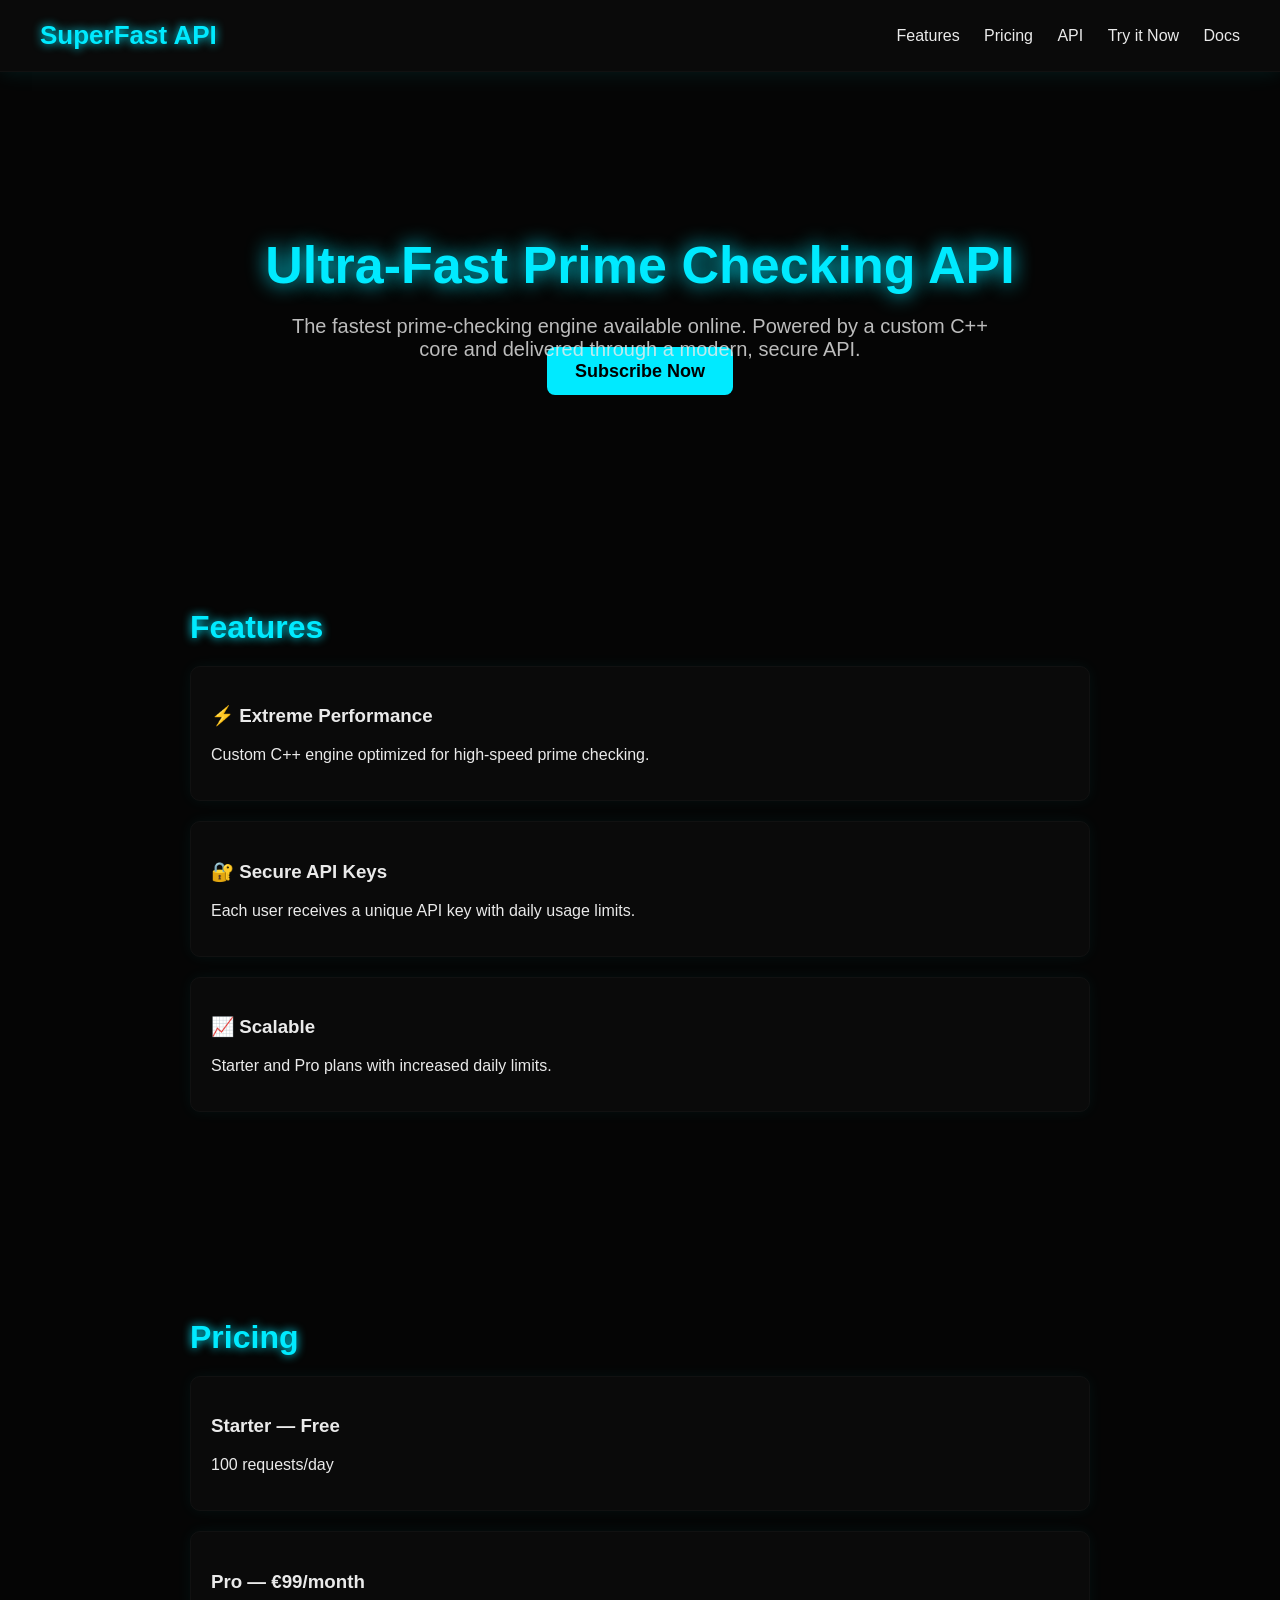
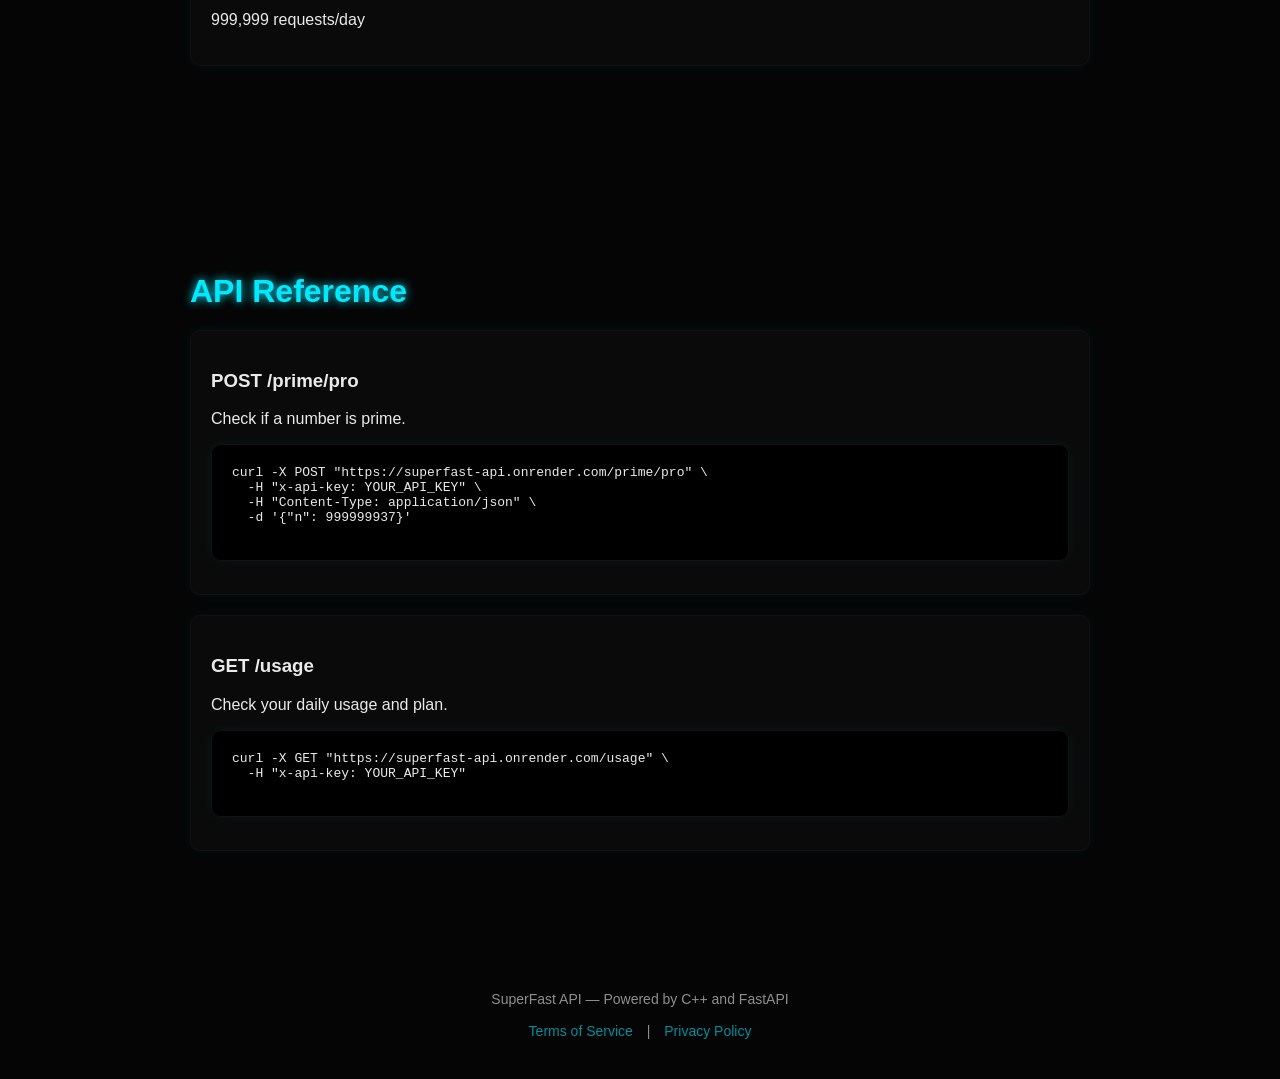
<file: index.html>
<!DOCTYPE html>
<html lang="en">
<head>
    <meta charset="UTF-8">
    <title>SuperFast API — Ultra‑Fast Prime Checking Engine</title>
    <meta name="viewport" content="width=device-width, initial-scale=1">

    <!-- 🔥 Tema Neon Moderno -->
    <link rel="stylesheet" href="style.css">

</head>
<body>

<header>
    <div class="logo">SuperFast API</div>
    <nav>
        <a href="#features">Features</a>
        <a href="#pricing">Pricing</a>
        <a href="#api">API</a>
        <a href="try.html">Try it Now</a>
        <a href="docs.html">Docs</a>
    </nav>
</header>

<section class="hero">
    <h1>Ultra‑Fast Prime Checking API</h1>
    <p>The fastest prime‑checking engine available online. Powered by a custom C++ core and delivered through a modern, secure API.</p>
    <div class="cta">
        <a href="https://buy.stripe.com/fZu5kEgvhfui8kq3NKasg00">Subscribe Now</a>
    </div>
</section>

<section id="features" class="section">
    <h2>Features</h2>
    <div class="card">
        <h3>⚡ Extreme Performance</h3>
        <p>Custom C++ engine optimized for high‑speed prime checking.</p>
    </div>
    <div class="card">
        <h3>🔐 Secure API Keys</h3>
        <p>Each user receives a unique API key with daily usage limits.</p>
    </div>
    <div class="card">
        <h3>📈 Scalable</h3>
        <p>Starter and Pro plans with increased daily limits.</p>
    </div>
</section>

<section id="pricing" class="section">
    <h2>Pricing</h2>
    <div class="card">
        <h3>Starter — Free</h3>
        <p>100 requests/day</p>
    </div>
    <div class="card">
        <h3>Pro — €99/month</h3>
        <p>999,999 requests/day</p>
    </div>
</section>

<section id="api" class="section">
    <h2>API Reference</h2>

    <div class="card">
        <h3>POST /prime/pro</h3>
        <p>Check if a number is prime.</p>
        <pre>
curl -X POST "https://superfast-api.onrender.com/prime/pro" \
  -H "x-api-key: YOUR_API_KEY" \
  -H "Content-Type: application/json" \
  -d '{"n": 999999937}'
        </pre>
    </div>

    <div class="card">
        <h3>GET /usage</h3>
        <p>Check your daily usage and plan.</p>
        <pre>
curl -X GET "https://superfast-api.onrender.com/usage" \
  -H "x-api-key: YOUR_API_KEY"
        </pre>
    </div>
</section>

<footer>
    SuperFast API — Powered by C++ and FastAPI  
    <br><br>
    <a href="terms.html">Terms of Service</a> |
    <a href="privacy.html">Privacy Policy</a>
</footer>

</body>
</html>
</file>
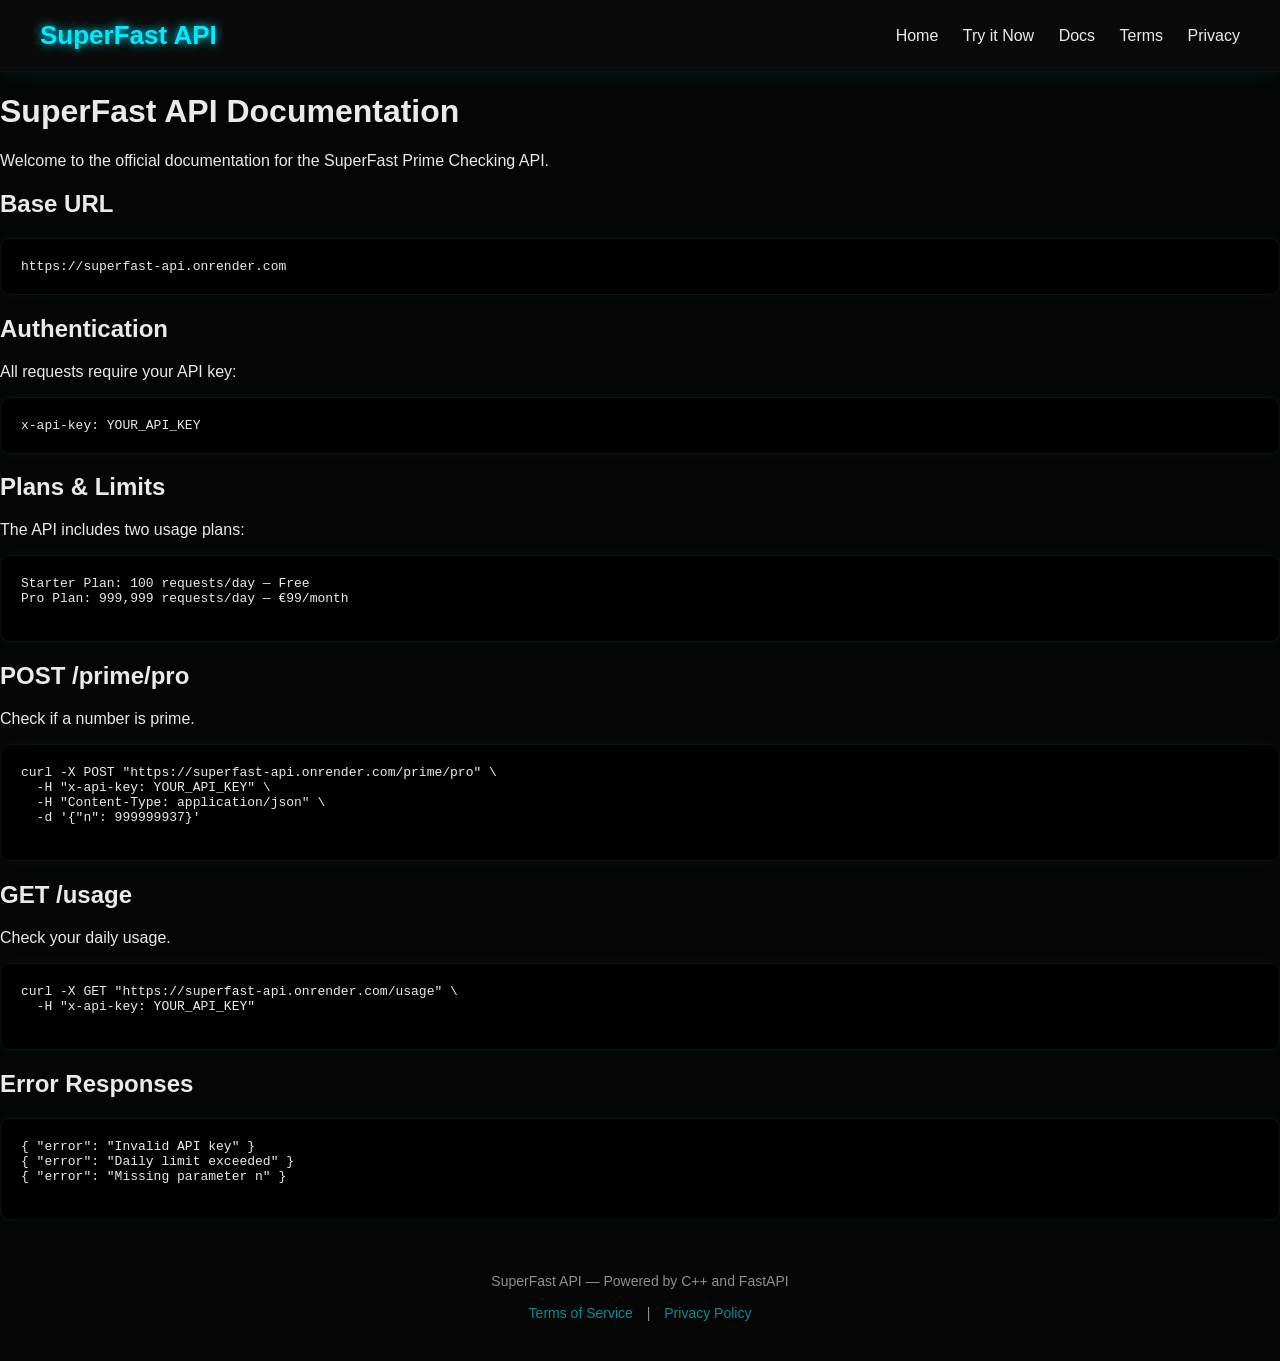
<file: docs.html>
<!DOCTYPE html>
<html lang="en">
<head>
    <meta charset="UTF-8">
    <title>SuperFast API — Documentation</title>
    <meta name="viewport" content="width=device-width, initial-scale=1">

    <!-- 🔥 Tema Neon Moderno -->
    <link rel="stylesheet" href="style.css">

</head>
<body>

<header>
    <div class="logo">SuperFast API</div>
    <nav>
        <a href="index.html">Home</a>
        <a href="try.html">Try it Now</a>
        <a href="docs.html">Docs</a>
        <a href="terms.html">Terms</a>
        <a href="privacy.html">Privacy</a>
    </nav>
</header>

<div class="container">
    <h1>SuperFast API Documentation</h1>
    <p>Welcome to the official documentation for the SuperFast Prime Checking API.</p>

    <h2>Base URL</h2>
    <pre>https://superfast-api.onrender.com</pre>

    <h2>Authentication</h2>
    <p>All requests require your API key:</p>
    <pre>x-api-key: YOUR_API_KEY</pre>

    <h2>Plans & Limits</h2>
    <p>The API includes two usage plans:</p>
    <pre>
Starter Plan: 100 requests/day — Free
Pro Plan: 999,999 requests/day — €99/month
    </pre>

    <h2>POST /prime/pro</h2>
    <p>Check if a number is prime.</p>
    <pre>
curl -X POST "https://superfast-api.onrender.com/prime/pro" \
  -H "x-api-key: YOUR_API_KEY" \
  -H "Content-Type: application/json" \
  -d '{"n": 999999937}'
    </pre>

    <h2>GET /usage</h2>
    <p>Check your daily usage.</p>
    <pre>
curl -X GET "https://superfast-api.onrender.com/usage" \
  -H "x-api-key: YOUR_API_KEY"
    </pre>

    <h2>Error Responses</h2>
    <pre>
{ "error": "Invalid API key" }
{ "error": "Daily limit exceeded" }
{ "error": "Missing parameter n" }
    </pre>
</div>

<footer>
    SuperFast API — Powered by C++ and FastAPI  
    <br><br>
    <a href="terms.html">Terms of Service</a> |
    <a href="privacy.html">Privacy Policy</a>
</footer>

</body>
</html>
</file>
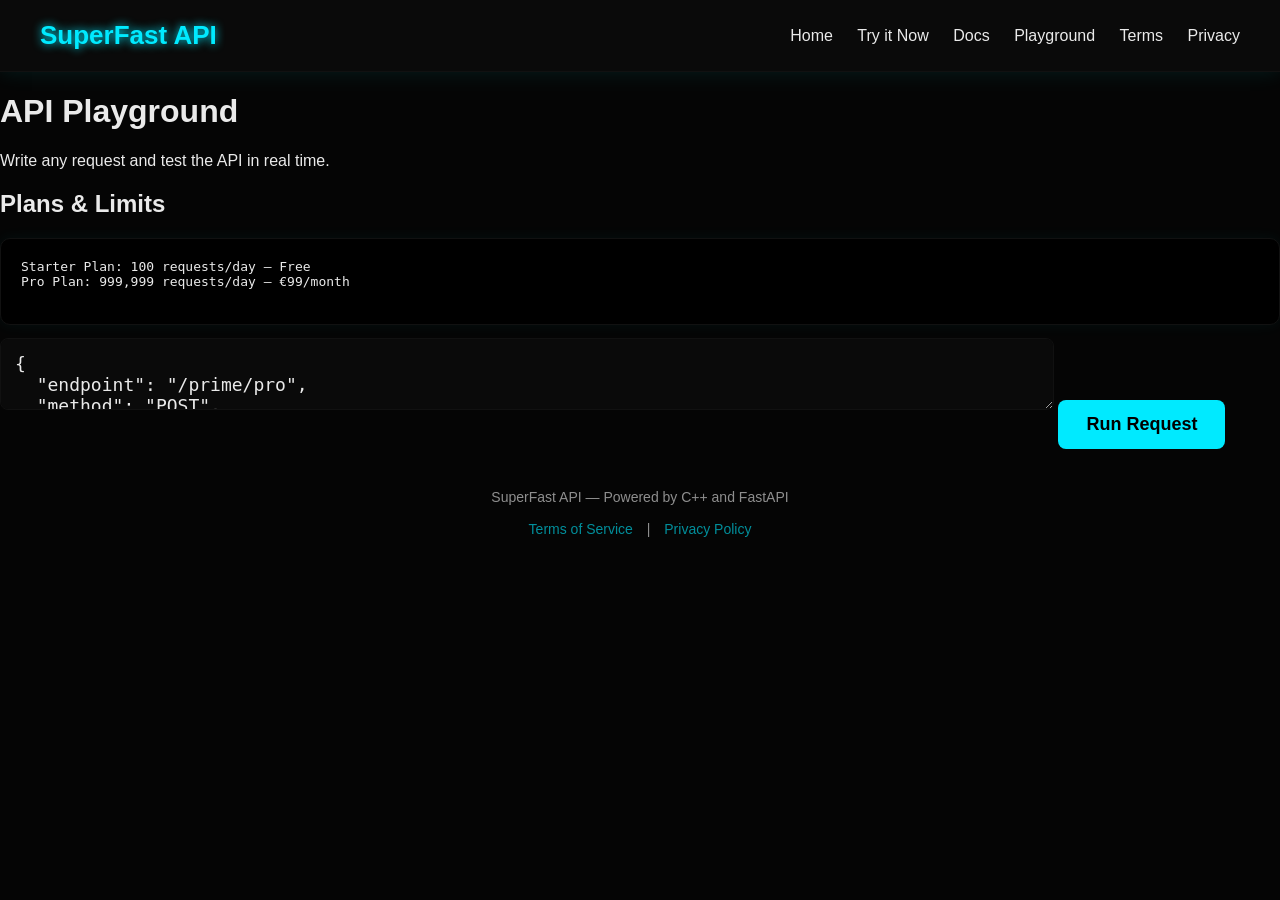
<file: playground.html>
<!DOCTYPE html>
<html lang="en">
<head>
    <meta charset="UTF-8">
    <title>SuperFast API — Playground</title>
    <meta name="viewport" content="width=device-width, initial-scale=1">

    <!-- Tema Neon Moderno -->
    <link rel="stylesheet" href="style.css">

</head>
<body>

<header>
    <div class="logo">SuperFast API</div>
    <nav>
        <a href="index.html">Home</a>
        <a href="try.html">Try it Now</a>
        <a href="docs.html">Docs</a>
        <a href="playground.html">Playground</a>
        <a href="terms.html">Terms</a>
        <a href="privacy.html">Privacy</a>
    </nav>
</header>

<div class="container">
    <h1>API Playground</h1>
    <p>Write any request and test the API in real time.</p>

    <h2>Plans & Limits</h2>
    <pre>
Starter Plan: 100 requests/day — Free
Pro Plan: 999,999 requests/day — €99/month
    </pre>

    <textarea id="requestBox">
{
  "endpoint": "/prime/pro",
  "method": "POST",
  "api_key": "YOUR_API_KEY",
  "body": { "n": 999999937 }
}
    </textarea>

    <button onclick="runRequest()">Run Request</button>

    <div id="output"></div>
</div>

<footer>
    SuperFast API — Powered by C++ and FastAPI  
    <br><br>
    <a href="terms.html">Terms of Service</a> |
    <a href="privacy.html">Privacy Policy</a>
</footer>

<script>
async function runRequest() {
    const box = document.getElementById("requestBox").value;
    const output = document.getElementById("output");

    try {
        const req = JSON.parse(box);

        const response = await fetch("https://superfast-api.onrender.com" + req.endpoint, {
            method: req.method,
            headers: {
                "Content-Type": "application/json",
                "x-api-key": req.api_key
            },
            body: req.method === "POST" ? JSON.stringify(req.body) : null
        });

        const data = await response.json();
        output.innerText = JSON.stringify(data, null, 2);

    } catch (err) {
        output.innerText = "Invalid request format.";
    }
}
</script>

</body>
</html>
</file>
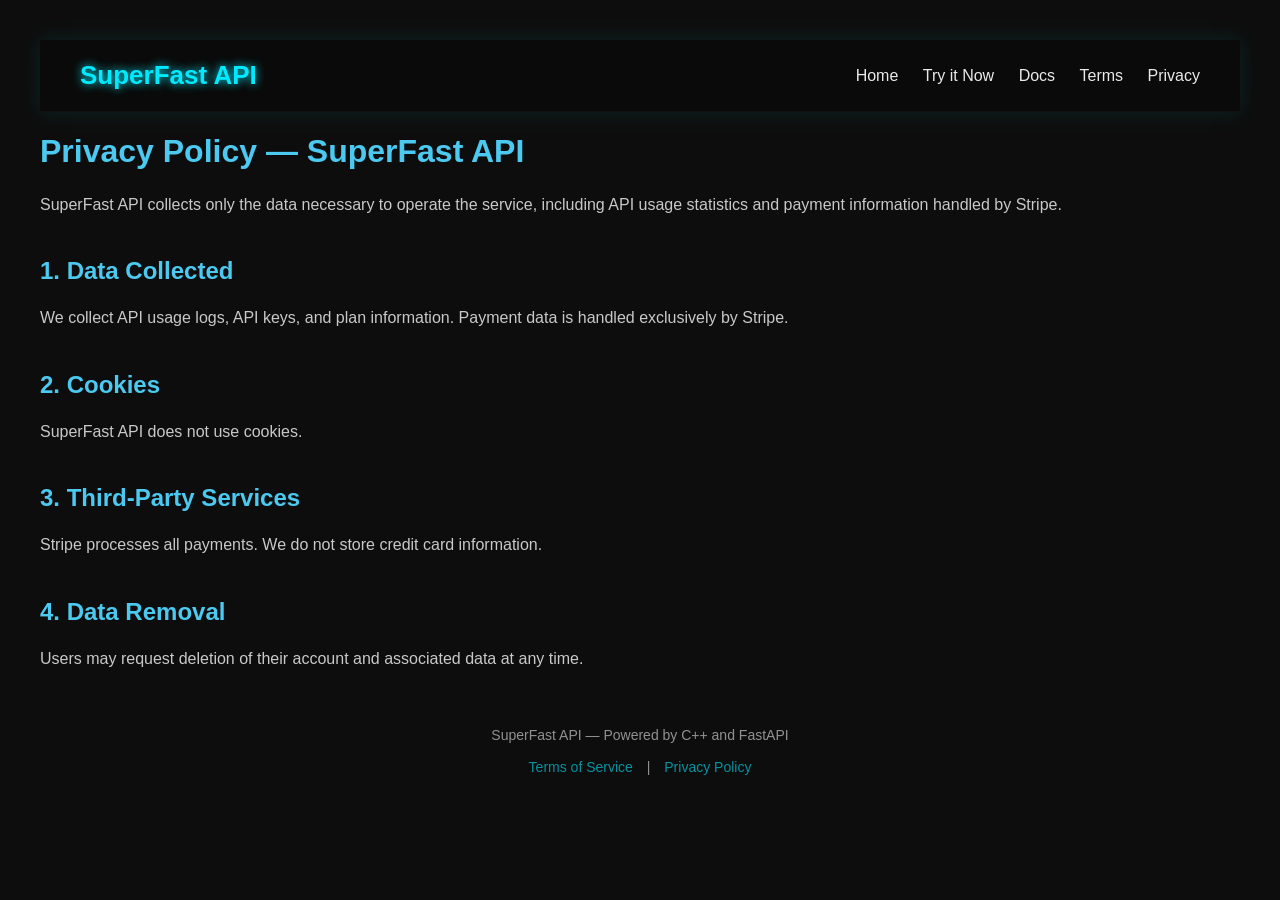
<file: privacy.html>
<!DOCTYPE html>
<html lang="en">
<head>
    <meta charset="UTF-8">
    <title>SuperFast API — Privacy Policy</title>
    <meta name="viewport" content="width=device-width, initial-scale=1">

    <!-- 🔥 Tema Neon Moderno -->
    <link rel="stylesheet" href="style.css">

    <style>
        body {
            margin: 0;
            font-family: Inter, Arial, sans-serif;
            background: #0d0d0d;
            color: #eaeaea;
            padding: 40px;
        }
        h1 {
            color: #4cc9f0;
        }
        h2 {
            color: #4cc9f0;
            margin-top: 40px;
        }
        p {
            opacity: 0.85;
            line-height: 1.6;
        }
    </style>
</head>
<body>

<header>
    <div class="logo">SuperFast API</div>
    <nav>
        <a href="index.html">Home</a>
        <a href="try.html">Try it Now</a>
        <a href="docs.html">Docs</a>
        <a href="terms.html">Terms</a>
        <a href="privacy.html">Privacy</a>
    </nav>
</header>

<h1>Privacy Policy — SuperFast API</h1>

<p>SuperFast API collects only the data necessary to operate the service, including API usage statistics and payment information handled by Stripe.</p>

<h2>1. Data Collected</h2>
<p>We collect API usage logs, API keys, and plan information. Payment data is handled exclusively by Stripe.</p>

<h2>2. Cookies</h2>
<p>SuperFast API does not use cookies.</p>

<h2>3. Third‑Party Services</h2>
<p>Stripe processes all payments. We do not store credit card information.</p>

<h2>4. Data Removal</h2>
<p>Users may request deletion of their account and associated data at any time.</p>

<footer>
    SuperFast API — Powered by C++ and FastAPI  
    <br><br>
    <a href="terms.html">Terms of Service</a> |
    <a href="privacy.html">Privacy Policy</a>
</footer>

</body>
</html>
</file>
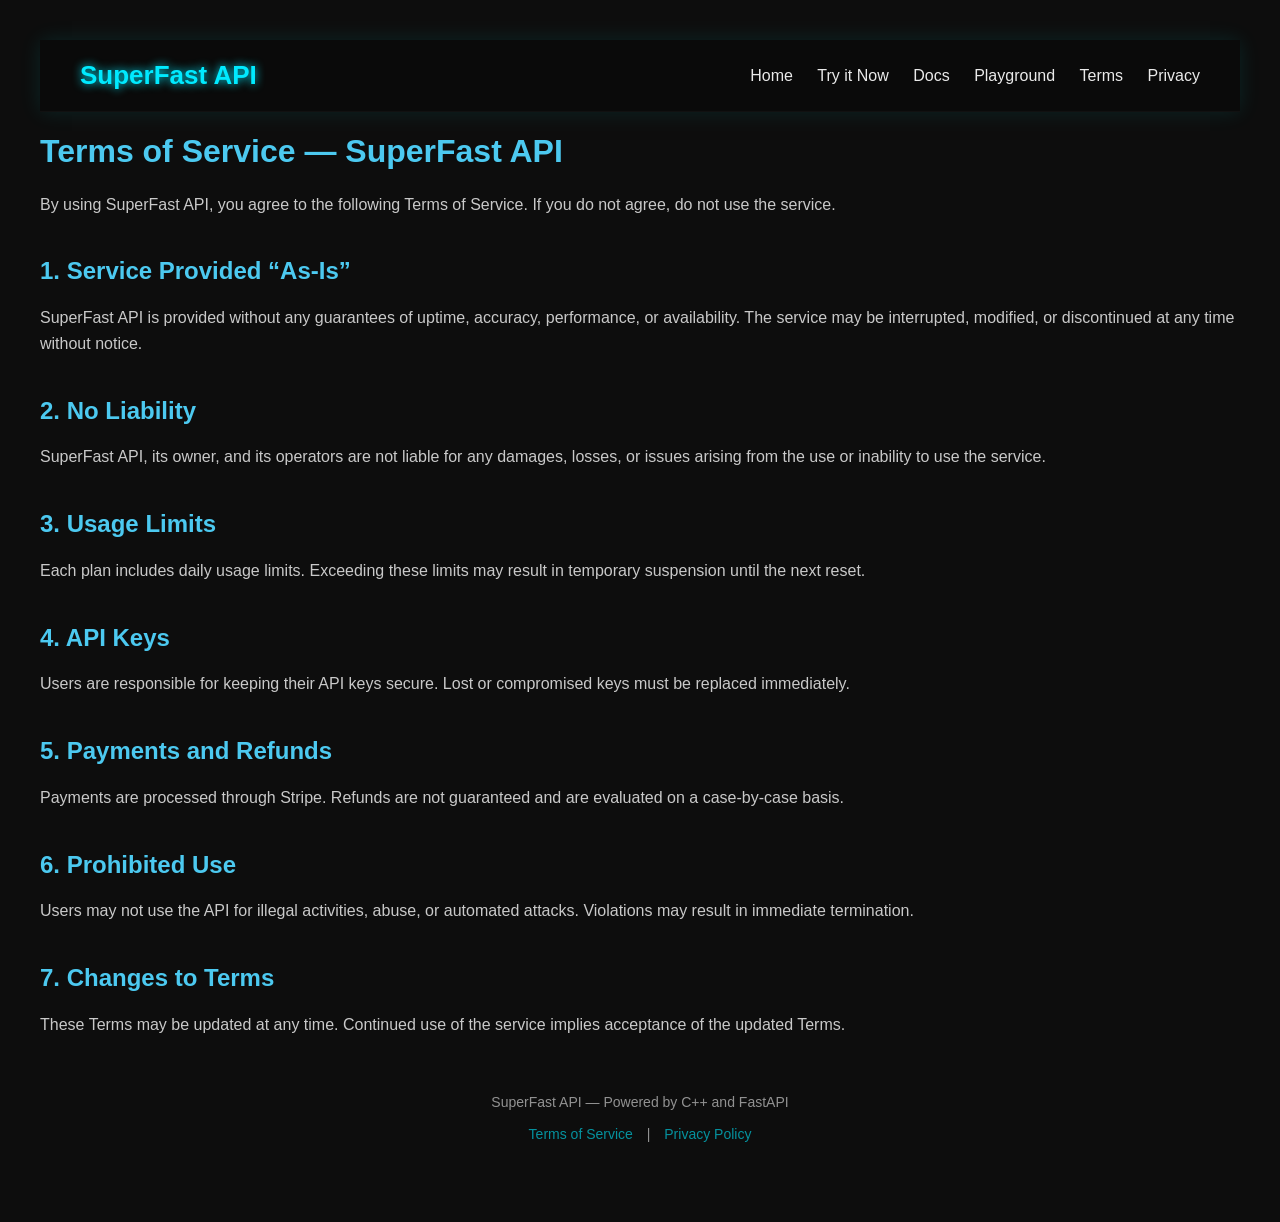
<file: terms.html>
<!DOCTYPE html>
<html lang="en">
<head>
    <meta charset="UTF-8">
    <title>SuperFast API — Terms of Service</title>
    <meta name="viewport" content="width=device-width, initial-scale=1">

    <!-- 🔥 Tema Neon Moderno -->
    <link rel="stylesheet" href="style.css">

    <style>
        body {
            margin: 0;
            font-family: Inter, Arial, sans-serif;
            background: #0d0d0d;
            color: #eaeaea;
            padding: 40px;
        }
        h1 {
            color: #4cc9f0;
        }
        h2 {
            color: #4cc9f0;
            margin-top: 40px;
        }
        p {
            opacity: 0.85;
            line-height: 1.6;
        }
    </style>
</head>
<body>

<header>
    <div class="logo">SuperFast API</div>
    <nav>
        <a href="index.html">Home</a>
        <a href="try.html">Try it Now</a>
        <a href="docs.html">Docs</a>
        <a href="playground.html">Playground</a>
        <a href="terms.html">Terms</a>
        <a href="privacy.html">Privacy</a>
    </nav>
</header>

<h1>Terms of Service — SuperFast API</h1>

<p>By using SuperFast API, you agree to the following Terms of Service. If you do not agree, do not use the service.</p>

<h2>1. Service Provided “As‑Is”</h2>
<p>SuperFast API is provided without any guarantees of uptime, accuracy, performance, or availability. The service may be interrupted, modified, or discontinued at any time without notice.</p>

<h2>2. No Liability</h2>
<p>SuperFast API, its owner, and its operators are not liable for any damages, losses, or issues arising from the use or inability to use the service.</p>

<h2>3. Usage Limits</h2>
<p>Each plan includes daily usage limits. Exceeding these limits may result in temporary suspension until the next reset.</p>

<h2>4. API Keys</h2>
<p>Users are responsible for keeping their API keys secure. Lost or compromised keys must be replaced immediately.</p>

<h2>5. Payments and Refunds</h2>
<p>Payments are processed through Stripe. Refunds are not guaranteed and are evaluated on a case‑by‑case basis.</p>

<h2>6. Prohibited Use</h2>
<p>Users may not use the API for illegal activities, abuse, or automated attacks. Violations may result in immediate termination.</p>

<h2>7. Changes to Terms</h2>
<p>These Terms may be updated at any time. Continued use of the service implies acceptance of the updated Terms.</p>

<footer>
    SuperFast API — Powered by C++ and FastAPI  
    <br><br>
    <a href="terms.html">Terms of Service</a> |
    <a href="privacy.html">Privacy Policy</a>
</footer>

</body>
</html>
</file>
<file: style.css>
/* ===== GLOBAL ===== */
body {
    margin: 0;
    font-family: 'Inter', Arial, sans-serif;
    background: #050505;
    color: #eaeaea;
}

/* ===== HEADER ===== */
header {
    padding: 20px 40px;
    display: flex;
    justify-content: space-between;
    align-items: center;
    background: #0a0a0a;
    border-bottom: 1px solid #111;
    box-shadow: 0 0 20px rgba(0,255,255,0.1);
}

.logo {
    font-size: 26px;
    font-weight: 700;
    color: #00eaff;
    text-shadow: 0 0 10px #00eaff;
}

nav a {
    margin-left: 20px;
    color: #eaeaea;
    text-decoration: none;
    font-size: 16px;
    transition: 0.3s;
}

nav a:hover {
    color: #00eaff;
    text-shadow: 0 0 10px #00eaff;
}

/* ===== HERO ===== */
.hero {
    padding: 120px 40px;
    text-align: center;
}

.hero h1 {
    font-size: 52px;
    margin-bottom: 20px;
    color: #00eaff;
    text-shadow: 0 0 20px #00eaff;
}

.hero p {
    font-size: 20px;
    max-width: 700px;
    margin: auto;
    opacity: 0.8;
}

/* ===== BUTTONS ===== */
button, .cta a {
    padding: 14px 28px;
    background: #00eaff;
    color: #000;
    border-radius: 8px;
    font-weight: 600;
    text-decoration: none;
    font-size: 18px;
    border: none;
    cursor: pointer;
    transition: 0.3s;
}

button:hover, .cta a:hover {
    background: #00bcd4;
    box-shadow: 0 0 20px #00eaff;
}

/* ===== SECTIONS ===== */
.section {
    padding: 80px 40px;
    max-width: 900px;
    margin: auto;
}

.section h2 {
    font-size: 32px;
    margin-bottom: 20px;
    color: #00eaff;
    text-shadow: 0 0 10px #00eaff;
}

.card {
    background: #0a0a0a;
    padding: 20px;
    border-radius: 10px;
    border: 1px solid #111;
    margin-bottom: 20px;
    box-shadow: 0 0 15px rgba(0,255,255,0.05);
}

/* ===== INPUTS ===== */
input, textarea {
    width: 80%;
    padding: 14px;
    font-size: 18px;
    border-radius: 8px;
    border: none;
    margin-bottom: 20px;
    background: #0a0a0a;
    color: #eaeaea;
    border: 1px solid #111;
    transition: 0.3s;
}

input:focus, textarea:focus {
    border-color: #00eaff;
    box-shadow: 0 0 10px #00eaff;
}

/* ===== PRE ===== */
pre {
    background: #000;
    padding: 20px;
    border-radius: 10px;
    overflow-x: auto;
    border: 1px solid #111;
    box-shadow: 0 0 15px rgba(0,255,255,0.05);
}

/* ===== FOOTER ===== */
footer {
    padding: 40px;
    text-align: center;
    opacity: 0.6;
    font-size: 14px;
}

footer a {
    color: #00eaff;
    text-decoration: none;
    margin: 0 10px;
}
</file>
